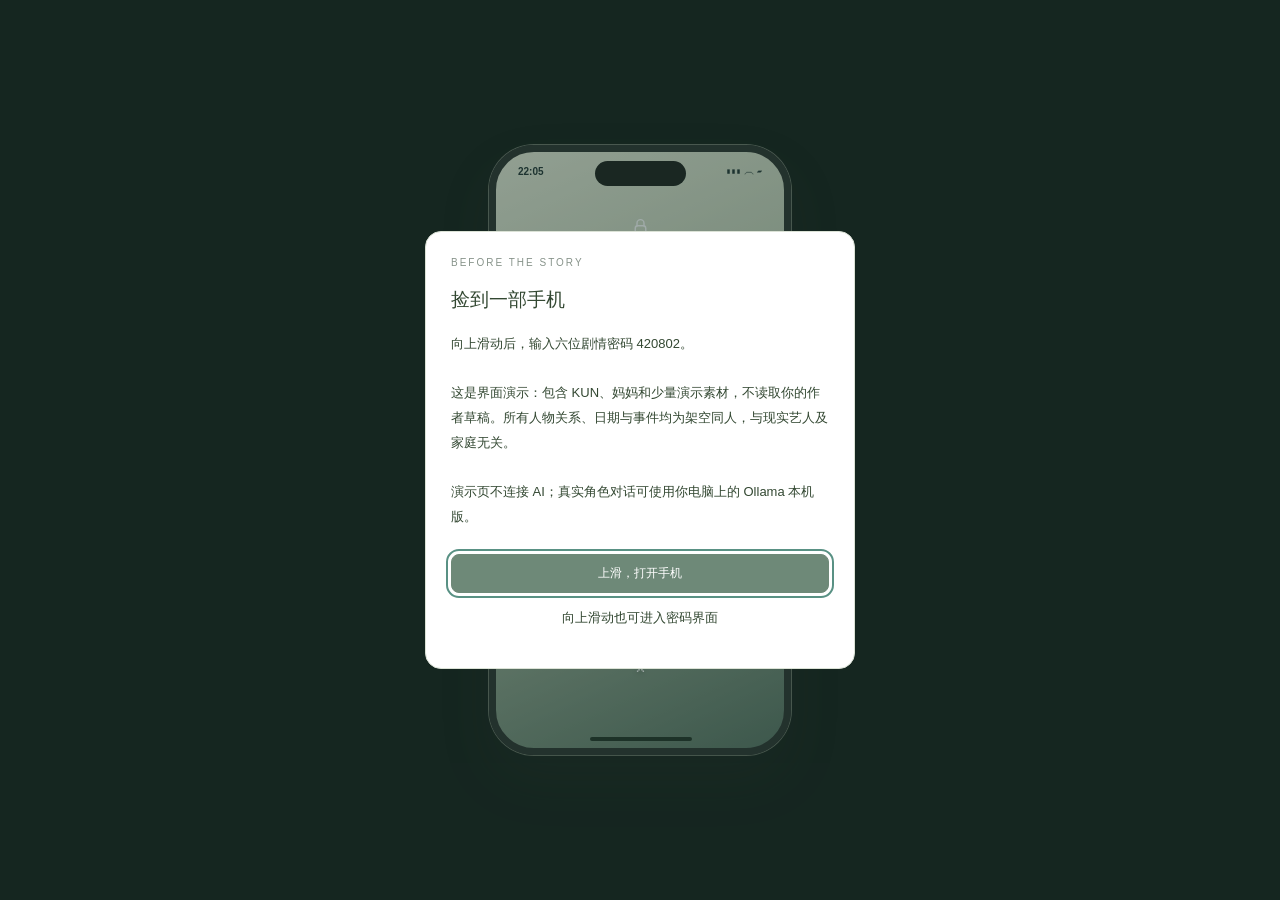
<file: demo.html>
<!doctype html><html lang="zh-CN"><head><meta charset="utf-8"><meta name="viewport" content="width=device-width,initial-scale=1,viewport-fit=cover"><title>拾光 · 手机演示</title><link rel="manifest" href="demo.webmanifest"><meta name="theme-color" content="#253a2d"><link rel="stylesheet" href="style.css?v=phone3"><link rel="stylesheet" href="experience.css?v=daily1"><link rel="stylesheet" href="daily.css?v=daily1"></head><body><div id="root"></div><script src="demo-story.js?v=phone3"></script><script src="app.js?v=daily1"></script><script src="experience.js?v=daily1"></script><script src="daily.js?v=daily1"></script></body></html>
</file>
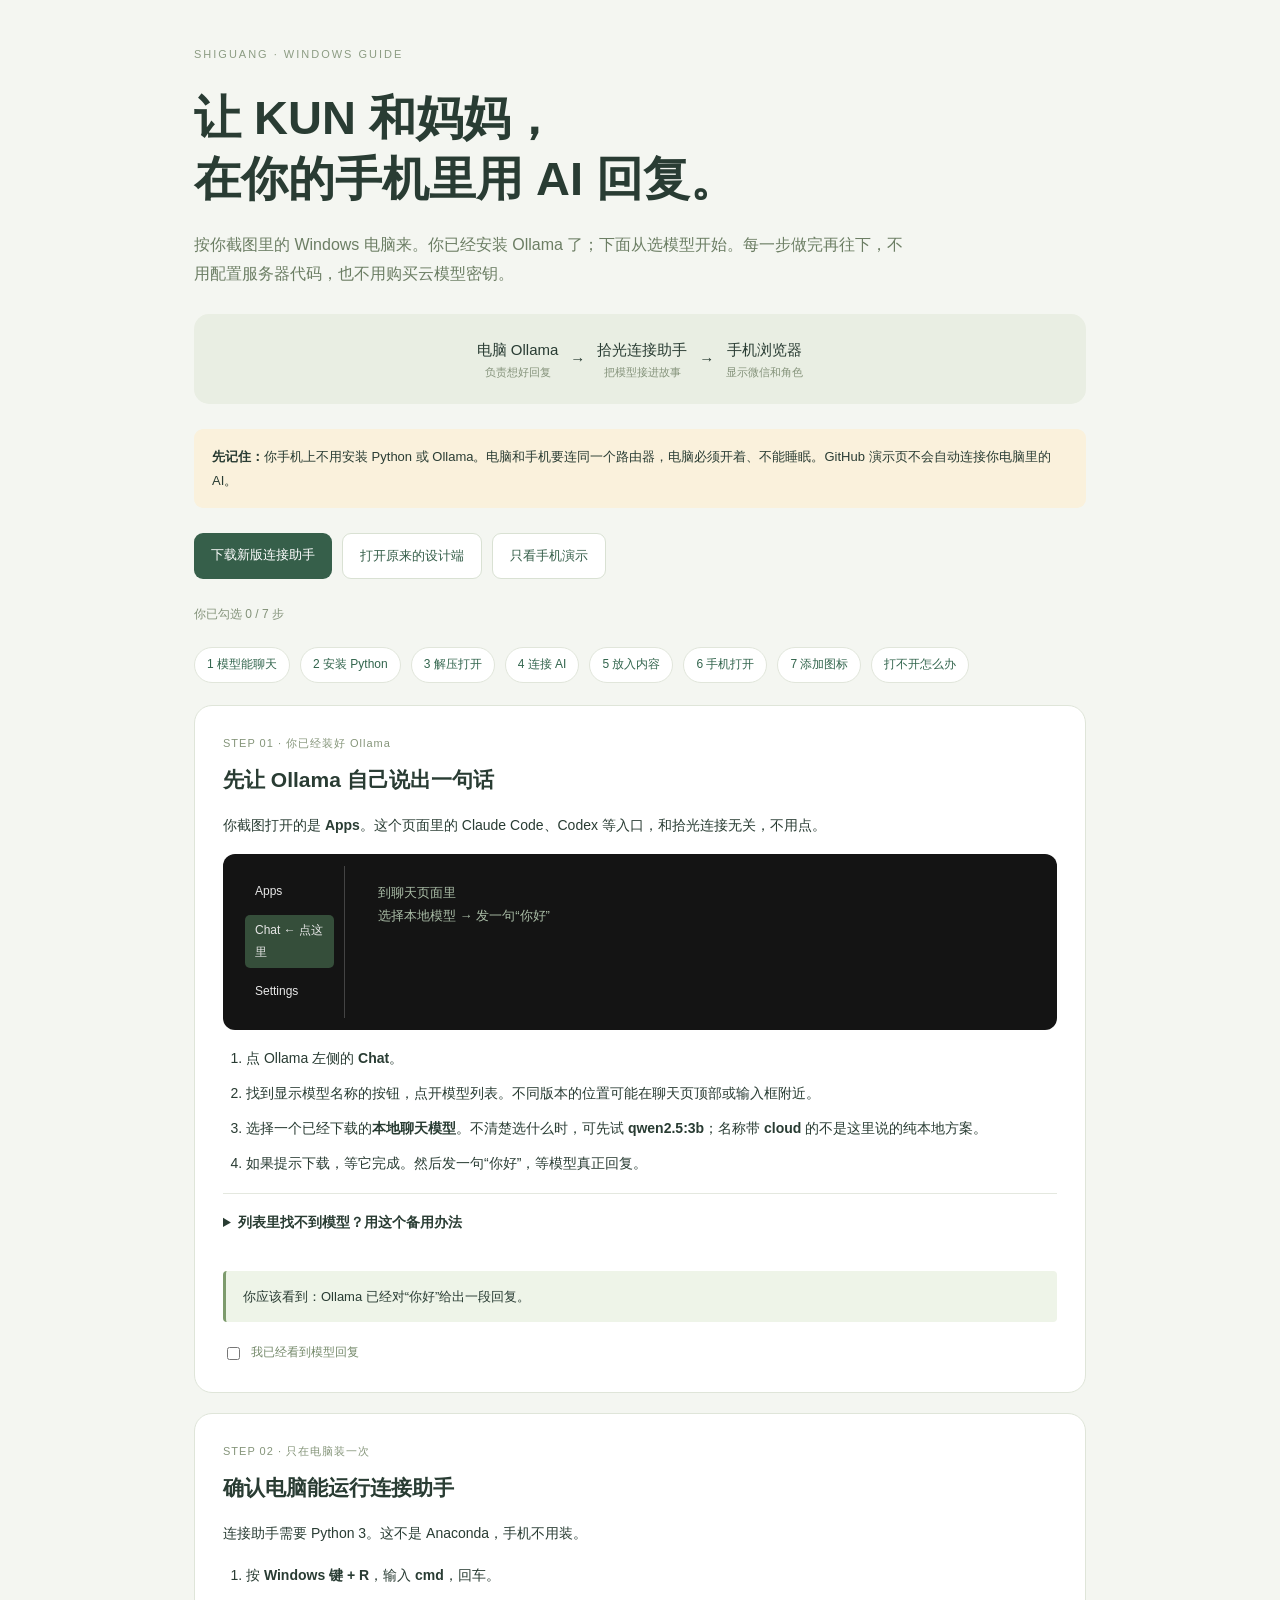
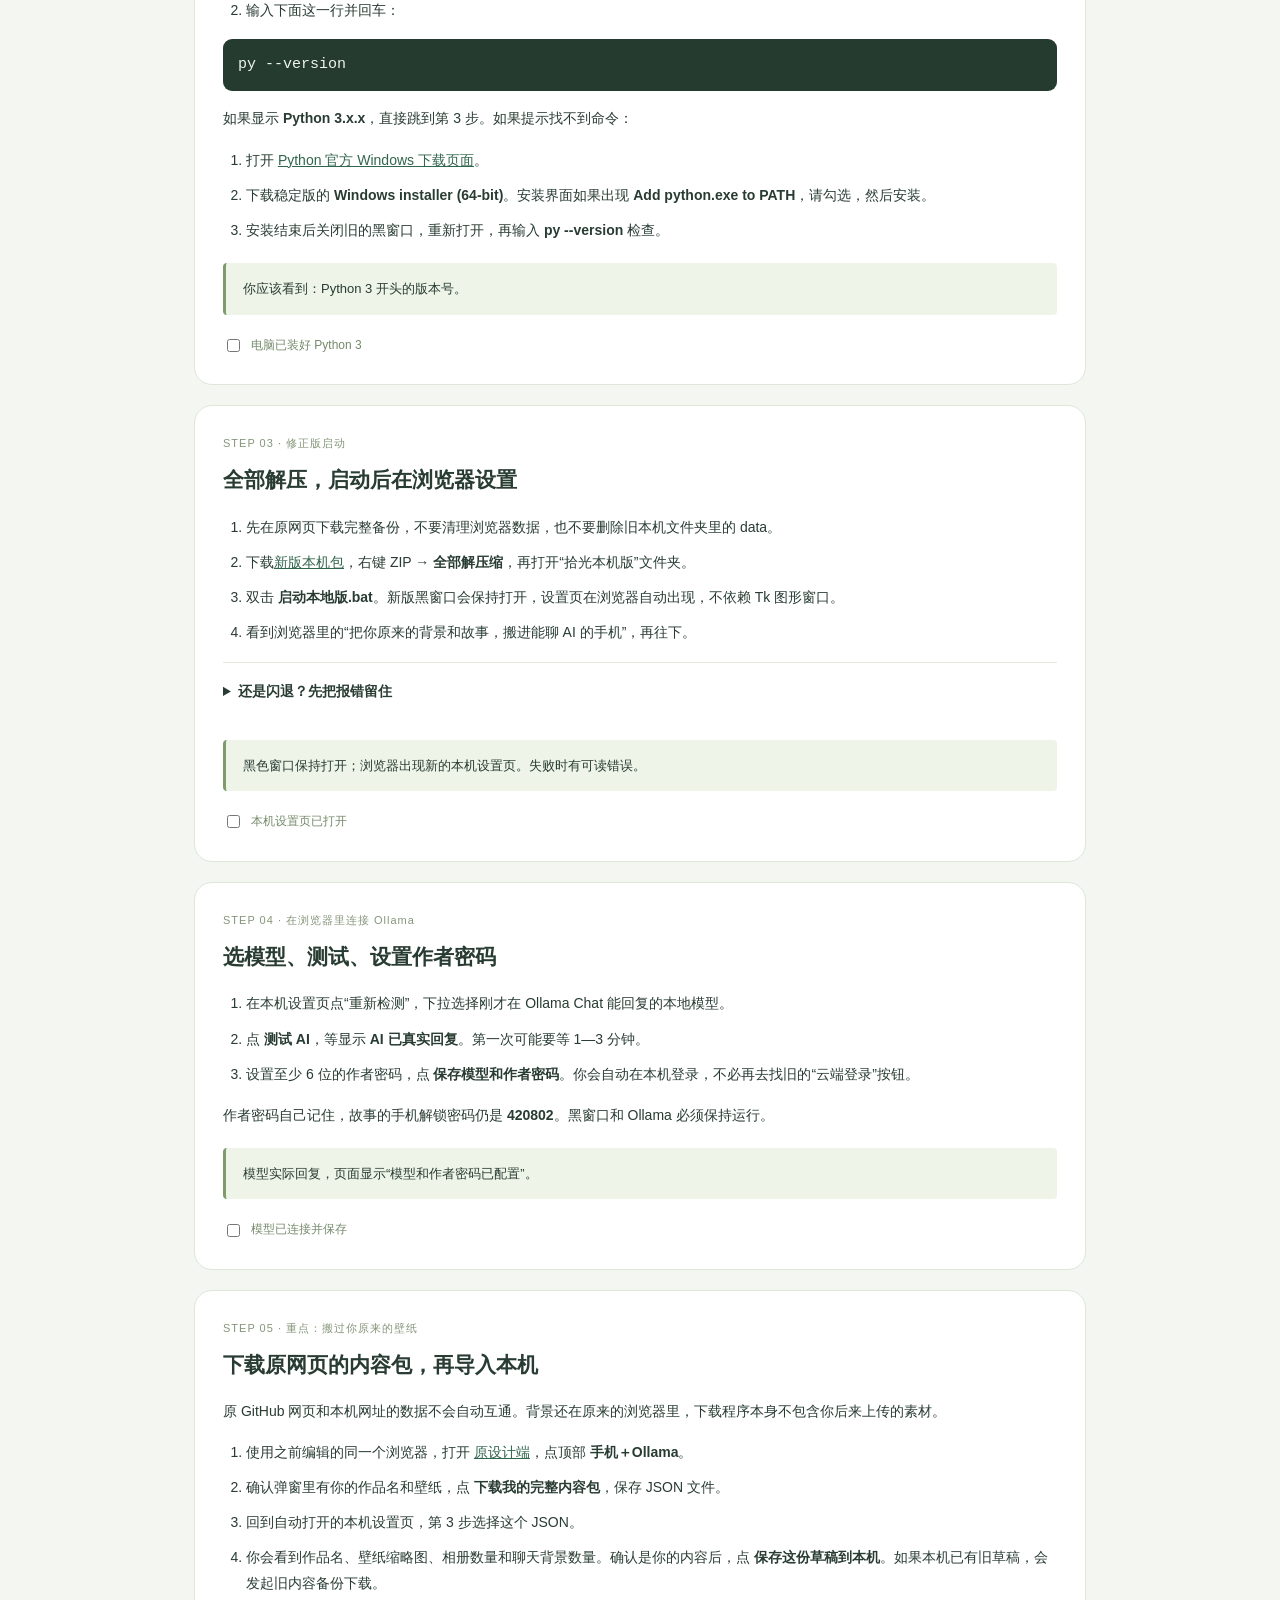
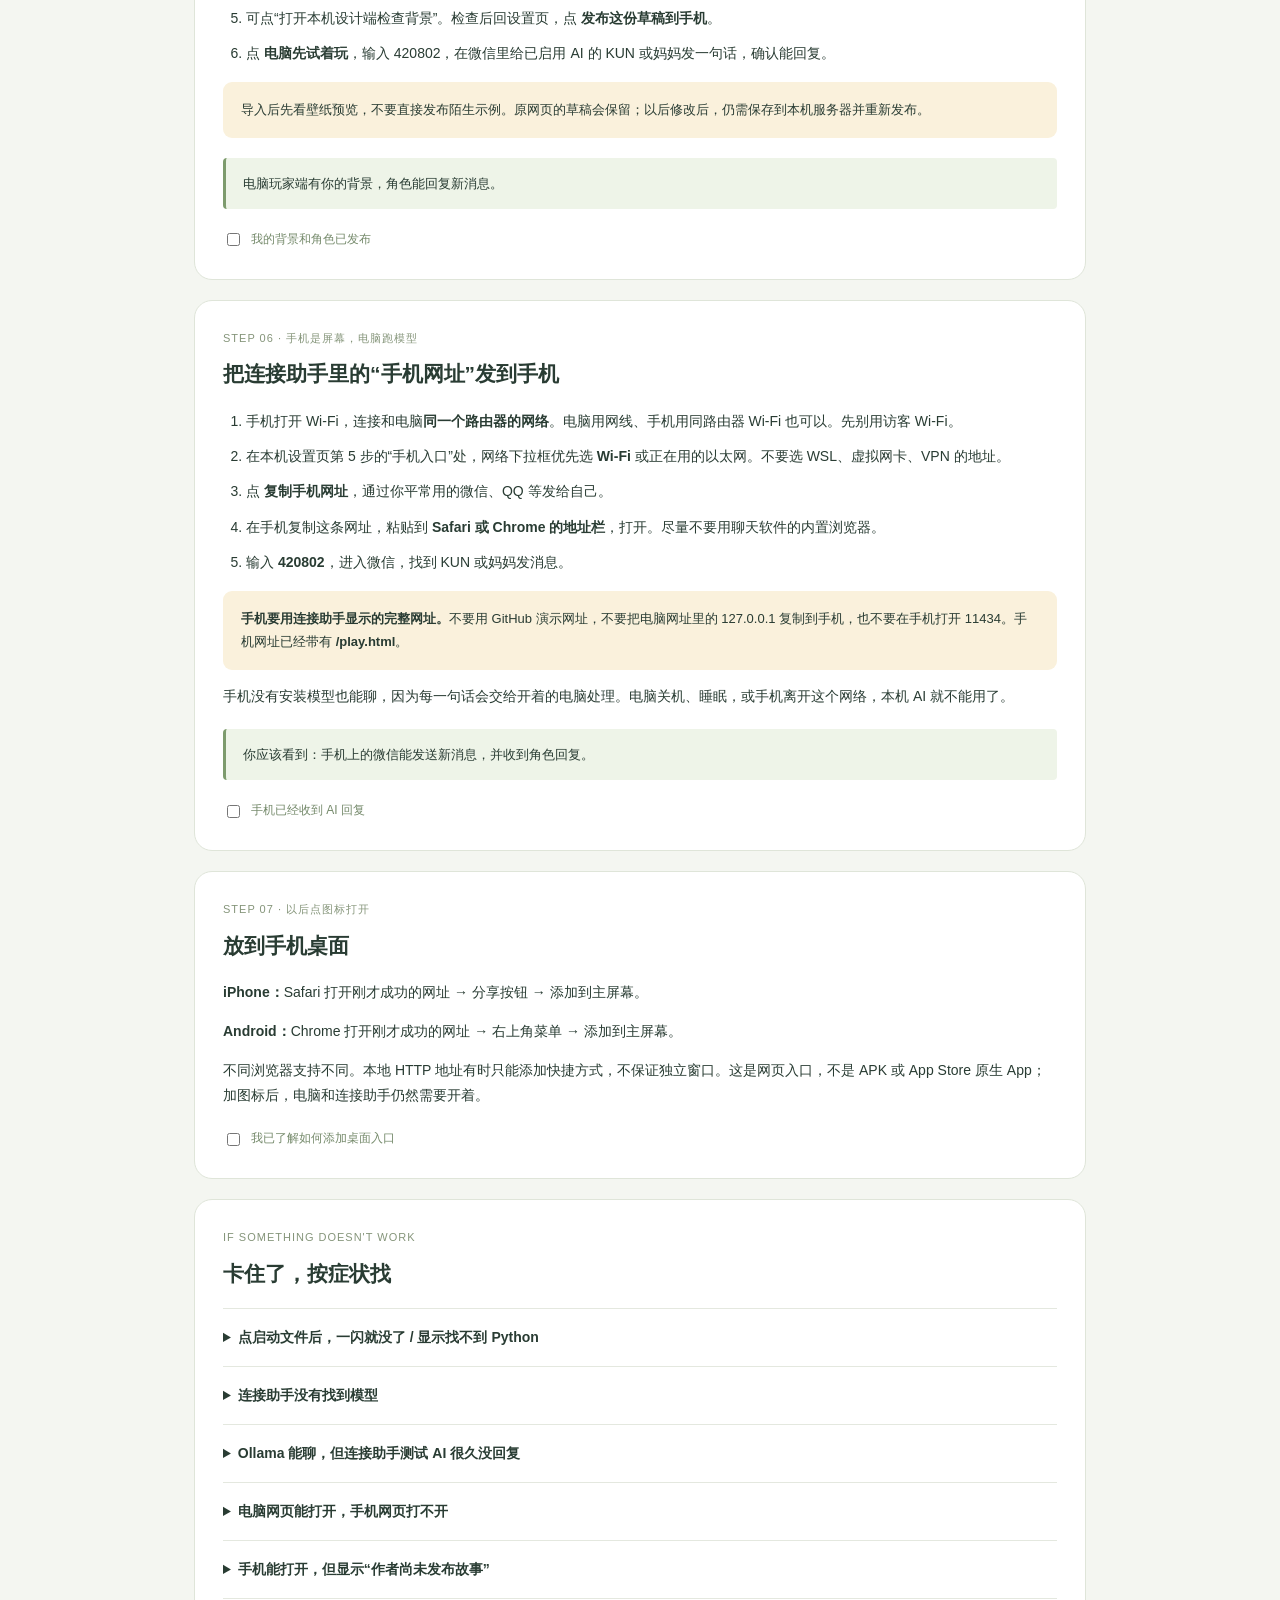
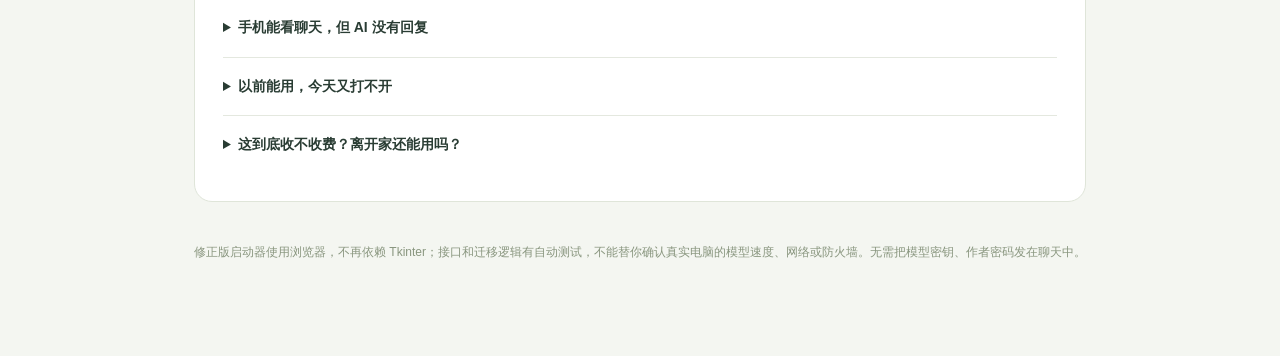
<file: help-ollama.html>
<!doctype html><html lang="zh-CN"><head><meta charset="utf-8"><meta name="viewport" content="width=device-width,initial-scale=1"><title>拾光 · Windows 连接 Ollama 和手机教程</title><link rel="stylesheet" href="help.css?v=1"></head><body><main>
<div class="overline">SHIGUANG · WINDOWS GUIDE</div><h1>让 KUN 和妈妈，<br>在你的手机里用 AI 回复。</h1><p class="lead">按你截图里的 Windows 电脑来。你已经安装 Ollama 了；下面从选模型开始。每一步做完再往下，不用配置服务器代码，也不用购买云模型密钥。</p>
<div class="connection"><span>电脑 Ollama<small>负责想好回复</small></span><b>→</b><span>拾光连接助手<small>把模型接进故事</small></span><b>→</b><span>手机浏览器<small>显示微信和角色</small></span></div>
<div class="important"><b>先记住：</b>你手机上不用安装 Python 或 Ollama。电脑和手机要连同一个路由器，电脑必须开着、不能睡眠。GitHub 演示页不会自动连接你电脑里的 AI。</div>
<div class="buttons"><a class="button" download href="https://zhusichen520.github.io/zhusichen520/local-ollama.zip">下载新版连接助手</a><a class="button secondary" href="https://zhusichen520.github.io/zhusichen520/studio.html" target="_blank" rel="noopener">打开原来的设计端</a><a class="button secondary" href="demo.html" target="_blank" rel="noopener">只看手机演示</a></div>
<p class="progress" id="progress">按顺序完成下面 7 步</p><div class="jump"><a href="#model">1 模型能聊天</a><a href="#python">2 安装 Python</a><a href="#extract">3 解压打开</a><a href="#connect">4 连接 AI</a><a href="#publish">5 放入内容</a><a href="#mobile">6 手机打开</a><a href="#icon">7 添加图标</a><a href="#errors">打不开怎么办</a></div>
<section class="step" id="model"><div class="number">STEP 01 · 你已经装好 Ollama</div><h2>先让 Ollama 自己说出一句话</h2><p>你截图打开的是 <b>Apps</b>。这个页面里的 Claude Code、Codex 等入口，和拾光连接无关，不用点。</p><div class="aside-example"><nav><span>Apps</span><span class="selected">Chat ← 点这里</span><span>Settings</span></nav><div>到聊天页面里<br>选择本地模型 → 发一句“你好”</div></div><ol><li>点 Ollama 左侧的 <b>Chat</b>。</li><li>找到显示模型名称的按钮，点开模型列表。不同版本的位置可能在聊天页顶部或输入框附近。</li><li>选择一个已经下载的<b>本地聊天模型</b>。不清楚选什么时，可先试 <b>qwen2.5:3b</b>；名称带 <b>cloud</b> 的不是这里说的纯本地方案。</li><li>如果提示下载，等它完成。然后发一句“你好”，等模型真正回复。</li></ol><details><summary>列表里找不到模型？用这个备用办法</summary><p>同时按键盘 <b>Windows 键 + R</b>，输入 <b>cmd</b>，按回车。在出现的黑窗口里粘贴下面这一行，再按回车：</p><pre><code>ollama run qwen2.5:3b</code></pre><button class="copy" data-copy="ollama run qwen2.5:3b">复制这一行</button><p>第一次会下载模型，可能较慢。出现可以输入消息的提示后，输入“你好”并按回车。模型下载本身不等于已经能聊天，要看到回复才算这一步完成。</p></details><div class="expected">你应该看到：Ollama 已经对“你好”给出一段回复。</div><label class="check"><input type="checkbox" data-step="model">我已经看到模型回复</label></section>
<section class="step" id="python"><div class="number">STEP 02 · 只在电脑装一次</div><h2>确认电脑能运行连接助手</h2><p>连接助手需要 Python 3。这不是 Anaconda，手机不用装。</p><ol><li>按 <b>Windows 键 + R</b>，输入 <b>cmd</b>，回车。</li><li>输入下面这一行并回车：</li></ol><pre><code>py --version</code></pre><p>如果显示 <b>Python 3.x.x</b>，直接跳到第 3 步。如果提示找不到命令：</p><ol><li>打开 <a href="https://www.python.org/downloads/windows/" target="_blank" rel="noopener">Python 官方 Windows 下载页面</a>。</li><li>下载稳定版的 <b>Windows installer (64-bit)</b>。安装界面如果出现 <b>Add python.exe to PATH</b>，请勾选，然后安装。</li><li>安装结束后关闭旧的黑窗口，重新打开，再输入 <b>py --version</b> 检查。</li></ol><div class="expected">你应该看到：Python 3 开头的版本号。</div><label class="check"><input type="checkbox" data-step="python">电脑已装好 Python 3</label></section>
<section class="step" id="extract"><div class="number">STEP 03 · 修正版启动</div><h2>全部解压，启动后在浏览器设置</h2><ol><li>先在原网页下载完整备份，不要清理浏览器数据，也不要删除旧本机文件夹里的 data。</li><li>下载<a href="https://zhusichen520.github.io/zhusichen520/local-ollama.zip?v=browser-setup2" download>新版本机包</a>，右键 ZIP → <b>全部解压缩</b>，再打开“拾光本机版”文件夹。</li><li>双击 <b>启动本地版.bat</b>。新版黑窗口会保持打开，设置页在浏览器自动出现，不依赖 Tk 图形窗口。</li><li>看到浏览器里的“把你原来的背景和故事，搬进能聊 AI 的手机”，再往下。</li></ol><details><summary>还是闪退？先把报错留住</summary><p>进入解压后的文件夹，在文件资源管理器上方的地址栏输入 <b>cmd</b>，回车。这样黑窗口会在这个文件夹打开。然后输入下面这一行，回车：</p><pre><code>start-windows.cmd</code></pre><p>这次窗口不会随着程序退出。看最后几行：Python 3 was not found 表示未找到 Python；Missing launch_web.py 表示没有全部解压或文件不齐。其他错误可截图最后几行；如果生成 startup-errors.log，也保留它。不要发送密码或整份环境变量。</p></details><div class="expected">黑色窗口保持打开；浏览器出现新的本机设置页。失败时有可读错误。</div><label class="check"><input type="checkbox" data-step="extract">本机设置页已打开</label></section>
<section class="step" id="connect"><div class="number">STEP 04 · 在浏览器里连接 Ollama</div><h2>选模型、测试、设置作者密码</h2><ol><li>在本机设置页点“重新检测”，下拉选择刚才在 Ollama Chat 能回复的本地模型。</li><li>点 <b>测试 AI</b>，等显示 <b>AI 已真实回复</b>。第一次可能要等 1—3 分钟。</li><li>设置至少 6 位的作者密码，点 <b>保存模型和作者密码</b>。你会自动在本机登录，不必再去找旧的“云端登录”按钮。</li></ol><p>作者密码自己记住，故事的手机解锁密码仍是 <b>420802</b>。黑窗口和 Ollama 必须保持运行。</p><div class="expected">模型实际回复，页面显示“模型和作者密码已配置”。</div><label class="check"><input type="checkbox" data-step="connect">模型已连接并保存</label></section>
<section class="step" id="publish"><div class="number">STEP 05 · 重点：搬过你原来的壁纸</div><h2>下载原网页的内容包，再导入本机</h2><p>原 GitHub 网页和本机网址的数据不会自动互通。背景还在原来的浏览器里，下载程序本身不包含你后来上传的素材。</p><ol><li>使用之前编辑的同一个浏览器，打开 <a href="https://zhusichen520.github.io/zhusichen520/studio.html" target="_blank" rel="noopener">原设计端</a>，点顶部 <b>手机＋Ollama</b>。</li><li>确认弹窗里有你的作品名和壁纸，点 <b>下载我的完整内容包</b>，保存 JSON 文件。</li><li>回到自动打开的本机设置页，第 3 步选择这个 JSON。</li><li>你会看到作品名、壁纸缩略图、相册数量和聊天背景数量。确认是你的内容后，点 <b>保存这份草稿到本机</b>。如果本机已有旧草稿，会发起旧内容备份下载。</li><li>可点“打开本机设计端检查背景”。检查后回设置页，点 <b>发布这份草稿到手机</b>。</li><li>点 <b>电脑先试着玩</b>，输入 420802，在微信里给已启用 AI 的 KUN 或妈妈发一句话，确认能回复。</li></ol><div class="important">导入后先看壁纸预览，不要直接发布陌生示例。原网页的草稿会保留；以后修改后，仍需保存到本机服务器并重新发布。</div><div class="expected">电脑玩家端有你的背景，角色能回复新消息。</div><label class="check"><input type="checkbox" data-step="publish">我的背景和角色已发布</label></section>
<section class="step" id="mobile"><div class="number">STEP 06 · 手机是屏幕，电脑跑模型</div><h2>把连接助手里的“手机网址”发到手机</h2><ol><li>手机打开 Wi-Fi，连接和电脑<b>同一个路由器的网络</b>。电脑用网线、手机用同路由器 Wi-Fi 也可以。先别用访客 Wi-Fi。</li><li>在本机设置页第 5 步的“手机入口”处，网络下拉框优先选 <b>Wi-Fi</b> 或正在用的以太网。不要选 WSL、虚拟网卡、VPN 的地址。</li><li>点 <b>复制手机网址</b>，通过你平常用的微信、QQ 等发给自己。</li><li>在手机复制这条网址，粘贴到 <b>Safari 或 Chrome 的地址栏</b>，打开。尽量不要用聊天软件的内置浏览器。</li><li>输入 <b>420802</b>，进入微信，找到 KUN 或妈妈发消息。</li></ol><div class="important"><b>手机要用连接助手显示的完整网址。</b>不要用 GitHub 演示网址，不要把电脑网址里的 127.0.0.1 复制到手机，也不要在手机打开 11434。手机网址已经带有 <b>/play.html</b>。</div><p>手机没有安装模型也能聊，因为每一句话会交给开着的电脑处理。电脑关机、睡眠，或手机离开这个网络，本机 AI 就不能用了。</p><div class="expected">你应该看到：手机上的微信能发送新消息，并收到角色回复。</div><label class="check"><input type="checkbox" data-step="mobile">手机已经收到 AI 回复</label></section>
<section class="step" id="icon"><div class="number">STEP 07 · 以后点图标打开</div><h2>放到手机桌面</h2><p><b>iPhone：</b>Safari 打开刚才成功的网址 → 分享按钮 → 添加到主屏幕。</p><p><b>Android：</b>Chrome 打开刚才成功的网址 → 右上角菜单 → 添加到主屏幕。</p><p>不同浏览器支持不同。本地 HTTP 地址有时只能添加快捷方式，不保证独立窗口。这是网页入口，不是 APK 或 App Store 原生 App；加图标后，电脑和连接助手仍然需要开着。</p><label class="check"><input type="checkbox" data-step="icon">我已了解如何添加桌面入口</label></section>
<section class="step" id="errors"><div class="number">IF SOMETHING DOESN'T WORK</div><h2>卡住了，按症状找</h2>
<details><summary>点启动文件后，一闪就没了 / 显示找不到 Python</summary><p>先做第 2 步，确认新打开的命令窗口里 <b>py --version</b> 能显示 Python 3。确认压缩包已经“全部解压”，不要直接双击压缩包里面的文件。</p></details>
<details><summary>连接助手没有找到模型</summary><p>保持 Ollama 打开，去它的 Chat 里选模型，先让它回复一句，再回连接助手刷新。连接助手只列本地模型，带 cloud 的云模型不列在免费本机列表里。</p></details>
<details><summary>Ollama 能聊，但连接助手测试 AI 很久没回复</summary><p>第一次可能在加载模型，等 1—3 分钟。关闭其他很占内存的软件，先用 qwen2.5:3b 这类较小的本地聊天模型试。不要一开始选几十 B 的大模型。确认连接助手选的名称与 Ollama Chat 一致。</p></details>
<details><summary>电脑网页能打开，手机网页打不开</summary><ol><li>先看连接助手窗口是否还开着，手机和电脑是否同一个路由器。</li><li>确认手机用的是“手机入口”，不是 127.0.0.1。</li><li>Windows <b>设置 → 网络和 Internet → 当前 Wi-Fi / 以太网 → 属性</b>，找到 <b>IPv4 地址</b>。它应与本机设置页选的地址一致。不一致时在下拉框换一项。</li><li>检查 <b>Windows 安全中心 → 防火墙和网络保护 → 允许应用通过防火墙 → 更改设置</b>，给实际运行的 Python 允许 <b>专用</b> 网络。不要把整个防火墙关闭。</li><li>换掉访客 Wi-Fi，暂时退出影响本地连接的 VPN 后重试。路由器的设备隔离也可能阻止手机访问电脑。</li></ol></details>
<details><summary>手机能打开，但显示“作者尚未发布故事”</summary><p>回第 5 步：在<b>电脑本机设计端</b>导入内容、作者登录、保存，然后发布。GitHub 网页上的本机草稿不会自动出现在这个服务器。</p></details>
<details><summary>手机能看聊天，但 AI 没有回复</summary><p>先看电脑连接助手的“测试 AI”是否真的成功。然后检查：联系人是否开启 AI、你是否保存并重新发布、手机打开的是否是本机玩家网址。不要在公开演示页测试真实 AI。</p></details>
<details><summary>以前能用，今天又打不开</summary><p>重新打开 Ollama 和连接助手，再启动服务。电脑重启后可能换了局域网地址，要重新复制“手机入口”。固定目录里的 data 保存作者内容，不要删除；玩家记录保存在各自浏览器。</p></details>
<details><summary>这到底收不收费？离开家还能用吗？</summary><p>下载并在自己电脑运行的本地模型通常没有云 API 按条计费，但使用电脑算力、电力和下载流量。Ollama 云模型可能有另外的服务规则。本教程不要求购买云服务器。离开家或关闭电脑后，本机方案不能继续提供 AI；公开互联网分享需要另作部署和权限配置。</p></details></section>
<p class="footer">修正版启动器使用浏览器，不再依赖 Tkinter；接口和迁移逻辑有自动测试，不能替你确认真实电脑的模型速度、网络或防火墙。无需把模型密钥、作者密码发在聊天中。</p></main><script>
const checks=[...document.querySelectorAll('[data-step]')];function update(){document.getElementById('progress').textContent='你已勾选 '+checks.filter(c=>c.checked).length+' / 7 步';try{localStorage.setItem('shiguang-help-steps',JSON.stringify(checks.filter(c=>c.checked).map(c=>c.dataset.step)))}catch{}}let saved=[];try{saved=JSON.parse(localStorage.getItem('shiguang-help-steps')||'[]')}catch{}checks.forEach(c=>{c.checked=saved.includes(c.dataset.step);c.onchange=update});update();document.querySelectorAll('[data-copy]').forEach(b=>b.onclick=async()=>{try{await navigator.clipboard.writeText(b.dataset.copy);b.textContent='已复制'}catch{b.textContent='请手动选中上面这一行复制'}});
</script></body></html>
</file>
<file: style.css>
:root{font-family:Inter,-apple-system,BlinkMacSystemFont,"Segoe UI","PingFang SC",sans-serif;color:#263a38;background:#f5f6f3;font-synthesis:none}*{box-sizing:border-box}body{margin:0}button,input,textarea,select{font:inherit}button{cursor:pointer;border:0;background:none;color:inherit}button:focus-visible,input:focus,textarea:focus,select:focus{outline:2px solid #599184;outline-offset:3px}header{height:78px;border-bottom:1px solid #dfe5df;background:#fff;display:flex;align-items:center;justify-content:space-between;padding:0 32px}.brand{display:flex;gap:12px;align-items:center;font-weight:700;font-size:21px}.logo{background:#254b42;color:#fff;width:36px;height:40px;border-radius:12px;display:grid;place-items:center}.brand small{font-size:10px;letter-spacing:2px;display:block;color:#86918b;margin-top:3px}.actions{display:flex;gap:10px;align-items:center}.btn{border:1px solid #dbe1db;border-radius:8px;background:#fff;padding:10px 15px;font-size:12px;display:inline-flex;gap:7px;align-items:center}.primary{background:#2e594e;color:white;border-color:#2e594e}.muted{color:#89948c;font-size:12px}.shell{display:grid;grid-template-columns:220px 1fr 354px;min-height:calc(100vh - 78px)}aside{background:#fff;border-right:1px solid #e0e5df;padding:28px 18px;display:flex;flex-direction:column}.project{padding:0 12px 25px;border-bottom:1px solid #edf0ea}.eyebrow{font-size:10px;letter-spacing:2px;color:#87938a;text-transform:uppercase}.project h3{font-size:15px;margin:12px 0 7px}.tag{font-size:10px;background:#eef3ed;color:#67806d;border-radius:4px;padding:3px 6px}.navtitle{font-size:10px;color:#96a094;letter-spacing:2px;margin:26px 12px 12px}.nav{display:flex;align-items:center;gap:12px;width:100%;text-align:left;padding:13px 14px;border-radius:8px;margin:3px 0;font-size:13px}.nav.active{background:#eaf1eb;color:#315c4d;font-weight:600}.nav svg{width:18px;height:18px}.nav span:last-child{margin-left:auto;font-size:10px;color:#a0ab9e}.storage{margin-top:auto;padding:22px 12px 0;font-size:11px;color:#899488;line-height:1.8}.stage{padding:30px 36px;background:radial-gradient(ellipse at center,#e8ede4 0, #f4f5f1 68%);display:flex;flex-direction:column;align-items:center}.stagebar{width:100%;display:flex;align-items:center;justify-content:space-between}.stagebar h1{font-size:20px;margin:0 0 8px;font-weight:600}.switch{display:flex;background:#e7ebe4;padding:4px;border-radius:8px}.switch button{font-size:11px;padding:8px 13px;border-radius:5px}.switch .active{background:white;box-shadow:0 1px 4px #0001}.phone{margin-top:25px;width:302px;height:610px;border:7px solid #303733;border-radius:45px;box-shadow:0 25px 50px #35433225,0 0 0 1px #70796d;position:relative;overflow:hidden;background:#edf1eb;flex-shrink:0}.island{position:absolute;z-index:5;top:9px;left:99px;width:91px;height:25px;background:#202621;border-radius:18px}.status{height:48px;display:flex;justify-content:space-between;padding:14px 22px;font-size:10px;font-weight:600;position:relative;z-index:3}.screen{height:calc(100% - 48px);overflow:auto;padding-bottom:24px}.homebar{position:absolute;bottom:7px;left:94px;width:102px;height:4px;background:#26382b;border-radius:4px;z-index:5}.wallpaper{background:linear-gradient(155deg,#e7edda,#b2c2a9 49%,#5a7666);background-size:cover;background-position:center}.lock{text-align:center;padding-top:40px;color:#f8faf3;text-shadow:0 2px 18px #173d3655}.lock .date{font-size:14px}.clock{font-size:66px;letter-spacing:-4px;font-weight:300;margin:3px 0}.lockquote{font-size:11px;letter-spacing:3px;margin-top:10px}.lockcard{margin:117px 15px 0;padding:15px;background:#ffffffb5;border:1px solid #ffffff66;border-radius:15px;color:#344939;text-align:left;backdrop-filter:blur(15px);text-shadow:none;font-size:12px;display:flex;gap:10px;align-items:center}.unlock{margin-top:65px;color:#fff;font-size:11px;letter-spacing:2px}.hint{margin-top:22px;font-size:11px;color:#90998b;display:flex;align-items:center;gap:7px}.editor{background:#fff;border-left:1px solid #e0e5df;padding:27px 24px;max-height:calc(100vh - 78px);overflow:auto}.editor h2{font-size:15px;margin:0 0 7px}.editor .sub{font-size:11px;color:#95a08f;line-height:1.7}.section{padding:23px 0;border-bottom:1px solid #edf0e9}.sectiontitle{font-size:12px;font-weight:600;margin-bottom:16px;display:flex;justify-content:space-between}label{display:block;font-size:11px;color:#7f8b7d;margin:14px 0 7px}input,textarea,select{width:100%;border:1px solid #e0e6dc;border-radius:7px;padding:10px;background:#fafbf8;color:#3f4e3c;font-size:12px}textarea{resize:vertical;min-height:73px}.row{display:flex;gap:10px}.row>*{min-width:0;flex:1}.upload{display:block;position:relative;background:#eef1e9;border:1px dashed #c7d0be;border-radius:9px;padding:18px;text-align:center;font-size:11px;color:#7c8b71;cursor:pointer}.upload input{position:absolute;inset:0;opacity:0;cursor:pointer}.swatches{display:flex;gap:10px}.swatch{width:25px;height:25px;border-radius:50%;border:3px solid #fff;box-shadow:0 0 0 1px #dce2d5}.tip{background:#f4f6ef;border-radius:8px;font-size:11px;line-height:1.8;padding:12px;color:#819077;margin-top:20px}.saved{font-size:11px;color:#84937c}.apphead{display:flex;align-items:center;gap:8px;padding:10px 14px 17px;border-bottom:1px solid #dce3d6;font-size:14px;font-weight:600}.apphead button{font-size:20px}.appcontent{padding:15px}.apps{display:grid;grid-template-columns:repeat(3,1fr);gap:25px 10px;padding:48px 20px}.appicon{width:51px;height:51px;background:#ffffffdd;border-radius:15px;display:grid;place-items:center;margin:0 auto 8px;box-shadow:0 3px 10px #22342215}.appicon svg{width:24px;height:24px}.appbutton{font-size:10px;color:white}.contact{display:flex;gap:11px;padding:15px 0;border-bottom:1px solid #e4e8df;text-align:left;width:100%;align-items:center}.avatar{width:37px;height:37px;border-radius:12px;background:#d1dccb;display:grid;place-items:center;object-fit:cover;flex-shrink:0;font-size:14px}.contact strong{font-size:12px;display:block;margin-bottom:5px}.contact small{font-size:10px;color:#8a9586}.messages{padding:12px}.bubble{display:flex;gap:8px;margin:16px 0;font-size:11px;align-items:flex-start}.bubble.me{flex-direction:row-reverse}.bubble p{margin:0;background:white;padding:11px;border-radius:2px 12px 12px;max-width:185px;line-height:1.7}.bubble.me p{background:#c7d8ba;border-radius:12px 2px 12px 12px}.bubble img.media{max-width:165px;border-radius:8px}.msgtime{text-align:center;font-size:9px;color:#9aa391}.card{padding:14px;background:white;border-radius:10px;margin-bottom:12px;font-size:12px;line-height:1.7;text-align:left;width:100%}.card small{color:#8e9a88;font-size:10px}.grid{display:grid;grid-template-columns:1fr 1fr;gap:7px}.photo{width:100%;aspect-ratio:1;object-fit:cover;border-radius:7px}.empty{font-size:12px;color:#87917e;text-align:center;padding:40px 10px}.item{padding:12px;background:#f6f8f2;border-radius:8px;margin:10px 0;font-size:11px;line-height:1.6}.itemtools{display:flex;justify-content:flex-end;gap:10px;margin-top:8px}.itemtools button{font-size:11px;color:#8a957d}.wide{width:100%;justify-content:center;margin-top:12px}.notice{position:fixed;bottom:25px;left:50%;transform:translateX(-50%);padding:12px 23px;border-radius:9px;background:#2b483f;color:white;font-size:12px;z-index:100;box-shadow:0 4px 20px #0002}.footer-note{font-size:10px;letter-spacing:1px;color:#a1aa98;margin-top:18px}.password{width:180px;margin:40px auto 0}.password input{text-align:center;background:#ffffffb0}.play .editor{opacity:.5;pointer-events:none}svg{width:17px;height:17px;fill:none;stroke:currentColor;stroke-width:1.6;stroke-linecap:round;stroke-linejoin:round}dialog{border:1px solid #dbe2d6;border-radius:16px;padding:25px;max-width:440px;color:#334832}dialog::backdrop{background:#122c2666}dialog p{font-size:13px;line-height:1.8}.visitor .shell{display:block}.visitor .stage{min-height:100vh}.visitor header,.visitor aside,.visitor .editor{display:none}@media(min-width:1450px){.phone{width:326px;height:654px}.island{left:111px}.homebar{left:105px}.lockcard{margin-top:140px}}@media(max-width:1100px){.shell{grid-template-columns:180px 1fr 310px}.stage{padding:25px 15px}.stagebar{gap:12px}.stagebar h1{font-size:17px}.switch button{padding:8px}.editor{padding:24px 18px}header{padding:0 20px}}@media(max-width:820px){header{height:68px;padding:0 15px}.brand{font-size:17px}.actions .secondary{display:none}.shell{grid-template-columns:1fr}.shell aside{padding:8px;display:flex;flex-direction:row;overflow:auto;border-bottom:1px solid #ddd}.project,.navtitle,.storage{display:none}.nav{width:auto;white-space:nowrap;font-size:11px;padding:10px}.nav span:last-child{display:none}.stage{padding:22px 20px}.editor{max-height:none;border-top:1px solid #ddd;padding:25px}.phone{margin-top:24px}.section{max-width:550px}.actions{gap:5px}.btn{padding:9px 11px}.saved{display:none}.footer-note{margin-bottom:10px}.play .editor{display:none}}@media(prefers-reduced-motion:no-preference){.screen{animation:appear .25s ease}@keyframes appear{from{opacity:.5;transform:translateY(4px)}to{opacity:1;transform:none}}}
.bubble.me p{background:color-mix(in srgb,var(--theme) 30%,white)}.primary{background:var(--theme,#2e594e);border-color:var(--theme,#2e594e)}
.lock .date,.lockquote,.unlock{color:#fff;text-shadow:0 1px 7px #213b3399}.clock{color:#fff;text-shadow:0 2px 18px #213b3355}
a{color:inherit;text-decoration:none}.welcome{max-width:1050px;margin:auto;padding:70px 28px}.welcome h1{font-size:clamp(35px,6vw,64px);font-weight:500;letter-spacing:-2px;line-height:1.25;margin:25px 0}.welcome>p{max-width:580px;color:#839080;font-size:15px;line-height:1.9}.welcome-grid{display:grid;grid-template-columns:1fr 1fr;gap:22px;margin:40px 0}.welcome-card{background:white;border:1px solid #dde4d9;border-radius:22px;padding:35px;transition:transform .2s}.welcome-card:hover{transform:translateY(-4px)}.welcome-card span{font-size:10px;letter-spacing:2px;color:#81947d}.welcome-card h2{font-size:24px;font-weight:500;margin:20px 0}.welcome-card p{font-size:13px;line-height:1.9;color:#899782}.welcome-card b{display:inline-block;margin-top:20px;font-size:13px}.welcome-card.dark{background:#2e5145;color:#eff3e9}.welcome-card.dark p,.welcome-card.dark span{color:#bed0b8}.journey{border-top:1px solid #dce4d8;padding-top:15px}.journey h3{font-size:14px}.journey p{font-size:13px;line-height:2;color:#7e8d78}.journey small{font-size:11px;color:#8e9c86}.visitor .stagebar,.visitor .hint,.visitor .footer-note{display:none}.visitor .stage{padding:0;justify-content:center;background:#18231d;min-height:100dvh}.visitor .phone{margin:0}.visitor .phone .screen{height:calc(100% - 48px)}.login-error{color:#aa5145;font-size:12px}#ai-chat{padding-top:10px}#ai-chat textarea{background:white}@media(max-width:600px){.welcome{padding:40px 22px}.welcome-grid{grid-template-columns:1fr;gap:15px;margin:28px 0}.welcome-card{padding:25px}.visitor .phone{width:100%;height:100dvh;border:0;border-radius:0;box-shadow:none}.visitor .island{left:calc(50% - 45px)}.visitor .homebar{left:calc(50% - 51px)}.visitor .lockcard{margin-top:clamp(90px,20vh,230px)}.visitor .apps{padding-top:60px}.visitor .appcontent{padding:20px}.visitor .bubble p{max-width:70vw}.visitor .lock{padding-top:60px}}
.intro-copy{white-space:pre-wrap;line-height:1.9!important}.intro-dialog{width:min(430px,calc(100vw - 32px))}.template-dialog{width:min(650px,calc(100vw - 24px));max-width:650px}.template-preview{max-height:46vh;overflow:auto;border:1px solid #e0e6da;background:#f7f9f4;padding:16px;border-radius:10px;margin-top:12px}.template-preview p{white-space:pre-wrap;font-size:12px}.template-preview small{color:#8c997f}details{margin:18px 0}summary{font-size:12px;cursor:pointer;color:#476b51}.ai-state{font-size:11px;background:#edf2e8;border-radius:6px;margin-top:14px;padding:10px;line-height:1.7}.crop-dialog{width:min(440px,calc(100vw - 20px));max-height:94dvh;overflow:auto}.crop-dialog canvas{display:block;margin:12px auto;max-width:100%;width:auto;height:300px;border-radius:12px;touch-action:none;cursor:grab;box-shadow:0 0 0 1px #cfd9c7}.crop-dialog input[type=range]{padding:0;accent-color:#557c5a}.crop-dialog label{margin-top:9px}.shell>*,.stagebar>*{min-width:0}dialog{max-height:92dvh;overflow:auto}.editor textarea[data-ai]{min-height:100px}@media(max-width:600px){header{height:auto;min-height:90px;flex-wrap:wrap;gap:12px;padding:12px 15px}.actions{width:100%;justify-content:space-between}.actions .btn{font-size:11px;padding:8px}.shell aside{max-width:100vw}.stagebar{flex-wrap:wrap;gap:14px}.stagebar .switch{margin-left:auto}.crop-dialog canvas{height:260px}.template-dialog{padding:20px}.nav{flex-shrink:0}.editor textarea[data-ai]{min-height:130px}}
</file>
<file: experience.css>
/* App-specific surfaces, sized for both the desktop simulator and real phones. */
.phone{--app-bg:#f3f3f3;--app-fg:#202020;--app-panel:#fff;--app-line:#ddd;--app-sub:#999}.phone.phone-dark{--app-bg:#161616;--app-fg:#f3f3f3;--app-panel:#252525;--app-line:#353535;--app-sub:#999}.phone [class^=native-],.phone [class*=' native-']{font-size:12px}.native-top{height:47px;display:flex;align-items:center;gap:10px;padding:8px 14px;flex-shrink:0;background:inherit;position:relative;z-index:2;color:inherit}.native-top>button{font-size:27px;padding:0 5px}.native-top strong{font-size:14px;overflow:hidden;white-space:nowrap;text-overflow:ellipsis}.top-actions{margin-left:auto;display:flex;gap:12px}.top-actions button{font-size:12px;padding:4px}.native-top svg{width:18px;height:18px}.native-search{margin:5px 13px 13px;display:flex;align-items:center;gap:7px;border-radius:9px;background:#8882;padding:0 9px;color:var(--app-sub)}.native-search input{border:0;outline:none;background:none!important;color:inherit;padding:8px 0;font-size:12px}.native-search svg{width:15px;height:15px}.native-count{color:var(--app-sub);padding:0 20px 14px;font-size:12px}.phone.native-notes,.phone.native-album,.phone.native-moments,.phone.native-settings{background:var(--app-bg);color:var(--app-fg)}.phone.native-ins{background:#fff;color:#111}.phone.native-redbook{background:#f7f7f7;color:#111}.phone.native-ins .status,.phone.native-redbook .status{color:#151515}.phone.native-chat{background:#ededed;color:#222}.phone.native-chat .homebar,.phone.native-ins .homebar,.phone.native-redbook .homebar{background:#171717}.phone.phone-dark:not(.native-lock):not(.native-home):not(.native-chat):not(.native-ins):not(.native-redbook) .homebar{background:#fff}.phone.native-chat .screen{overflow:hidden}.native-chat-list,.native-conversation{display:flex;flex-direction:column;height:100%;min-height:0}.native-conversation{background-size:cover;background-position:center}.native-conversation .native-top{background:#f3f3f3ed}.chat-back-link{font-size:10px;align-self:flex-start;padding:4px 14px;color:#888}.chat-log{min-height:0;overflow:auto;flex:1;padding:0 12px 12px;scroll-behavior:smooth}.chat-log .bubble{font-size:12px}.chat-log .bubble p{max-width:76%;white-space:pre-wrap;overflow-wrap:anywhere}.chat-log .avatar{width:33px;height:33px;border-radius:6px}.chat-log .bubble.me p{background:#a9e876;color:#192415;border-radius:7px}.chat-log .bubble:not(.me) p{background:#fff;color:#222;border-radius:7px}.chat-composer{display:flex;gap:8px;padding:8px 10px;background:#f7f7f7e8;align-items:flex-end;border-top:1px solid #ddd}.chat-composer textarea{min-height:33px;max-height:90px;background:white;border:0;border-radius:6px;padding:8px;color:#222}.chat-composer button{background:#64b653;color:white;border-radius:5px;padding:8px 10px;font-size:12px}.chat-composer button:disabled{opacity:.5}.chat-caption{font-size:8px;color:#888;background:#f7f7f7e8;padding:2px 10px 9px}.chat-contacts{overflow:auto;flex:1;background:white;padding-left:12px}.chat-row{display:flex;align-items:center;gap:10px;width:100%;text-align:left;padding:13px 12px 13px 0;border-bottom:1px solid #eee}.chat-row>span:not(.avatar){min-width:0;flex:1}.chat-row b{display:block;font-size:13px;margin-bottom:6px}.chat-row small{display:block;font-size:10px;color:#999;white-space:nowrap;overflow:hidden;text-overflow:ellipsis;max-width:170px}.chat-row time{font-size:9px;color:#aaa;align-self:flex-start}.chat-row .avatar{border-radius:7px}.chat-bottom{display:flex;justify-content:space-around;align-items:center;height:43px;background:#fafafa;border-top:1px solid #ddd;font-size:11px;color:#888}.chat-bottom b{color:#61ac50}.reply-chip{display:block;margin:10px auto;border:1px solid #a7b9a5;background:#f7fcf1;color:#487444;border-radius:15px;padding:7px 14px;font-size:11px}.chat-menu{padding:12px;background:#fffffff0;border-bottom:1px solid #ddd}.chat-menu button{display:block;padding:7px 0;font-size:11px}.chat-menu small{color:#999;font-size:9px}.real-lock{height:100%;padding:12px 15px 35px;display:flex;flex-direction:column;align-items:center;color:white;text-shadow:0 1px 9px #132f2666;touch-action:pan-x}.lock-symbol svg{width:21px;height:21px;margin:5px 0 15px}.real-lock .date{font-size:15px}.real-lock .clock{font-size:66px;font-weight:300;letter-spacing:-3px;line-height:1.2}.real-lock>p{font-size:10px;letter-spacing:2px;opacity:.85;text-align:center}.notification{display:flex;width:100%;align-items:center;gap:10px;text-align:left;margin-top:auto;margin-bottom:65px;background:#ffffffb8;color:#284032;text-shadow:none;border:1px solid #fff5;border-radius:18px;padding:14px;backdrop-filter:blur(15px)}.notification>svg{width:26px;height:26px;flex-shrink:0}.notification span{flex:1;min-width:0}.notification b{font-size:11px;display:block;margin-bottom:5px}.notification small{font-size:11px;display:block;overflow-wrap:anywhere}.notification em{font-size:8px;font-style:normal;align-self:flex-start}.swipe-entry{color:#fff;font-size:11px;letter-spacing:1px;text-shadow:0 1px 5px #0006}.swipe-entry span{display:block;font-size:23px;margin-top:8px}.pin-screen{height:100%;padding:20px 20px 25px;text-align:center;color:white;background:#203b3c88;backdrop-filter:blur(18px);position:relative}.pin-lock{display:block;margin:0 auto 15px}.pin-screen h3{font-size:19px;font-weight:500;margin:12px 0}.pin-screen>p{font-size:10px;opacity:.85}.pin-dots{display:flex;justify-content:center;gap:15px;margin:23px auto 5px}.pin-dots i{height:10px;width:10px;border:1px solid #fff;border-radius:50%}.pin-dots i.filled{background:white}.pin-error{min-height:14px;font-size:11px!important;color:#ffb7b7}.pin-capture{position:absolute;width:1px!important;height:1px;padding:0!important;border:0!important;opacity:0;pointer-events:none}.pin-pad{display:grid;grid-template-columns:repeat(3,1fr);gap:14px 16px;max-width:240px;margin:15px auto}.pin-pad button{width:58px;height:58px;border-radius:50%;background:#ffffff25;color:white;margin:auto;font-size:25px;padding:4px;touch-action:manipulation;display:flex;flex-direction:column;align-items:center;justify-content:center}.pin-pad button small{display:block;font-size:7px;letter-spacing:2px;margin-top:2px}.pin-pad button:active{background:#ffffff77}.pin-cancel{margin-top:10px;font-size:11px;color:white}.phone.pin-active .homebar{background:white}.native-notes{color:var(--app-fg);background:var(--app-bg);min-height:100%;padding-bottom:60px}.native-notes .native-top{color:#d8b34a}.native-notes h1{font-size:31px;letter-spacing:-1px;padding:10px 20px 3px;margin:0}.notes-groups{padding:0 15px}.notes-groups h3{font-size:17px;font-weight:500;margin:23px 3px 12px}.note-group{border-radius:18px;background:var(--app-panel);overflow:hidden;padding:0 13px}.note-row{display:block;width:100%;text-align:left;padding:15px 3px;border-bottom:1px solid var(--app-line)}.note-row:last-child{border-bottom:0}.note-row b{display:block;font-size:13px;white-space:nowrap;overflow:hidden;text-overflow:ellipsis}.note-row small{display:block;color:var(--app-sub);font-size:11px;margin-top:6px;white-space:nowrap;overflow:hidden;text-overflow:ellipsis}.notes-bottom{position:absolute;bottom:13px;left:0;right:0;padding:12px 18px;display:flex;align-items:center;justify-content:space-between;background:var(--app-bg);color:#cba743;font-size:11px}.notes-bottom svg{vertical-align:middle}.note-detail{height:100%;display:flex;flex-direction:column}.note-date{color:var(--app-sub);text-align:center;font-size:10px;margin:9px 0}.note-title{background:none!important;border:0!important;font-size:22px!important;color:var(--app-fg);padding:15px 20px}.note-body{flex:1;min-height:250px;border:0!important;background:none!important;color:var(--app-fg);font-size:14px;line-height:1.9;padding:0 20px;resize:none}.note-hint{color:var(--app-sub);font-size:9px;padding:15px 20px}.native-album{min-height:100%;padding-bottom:70px}.album-title{padding:5px 18px 20px}.album-title h1{font-size:32px;margin:0 0 6px;letter-spacing:-1px}.album-title small{font-size:11px;color:var(--app-sub)}.photo-library{display:grid;grid-template-columns:repeat(3,1fr);gap:2px}.photo-tile{padding:0;position:relative;aspect-ratio:1}.photo-tile img{width:100%;height:100%;object-fit:cover;display:block}.photo-tile>span{position:absolute;bottom:4px;left:5px;color:white;text-shadow:0 0 3px #000;font-size:10px}.photo-tile>i{position:absolute;bottom:5px;right:5px;width:16px;height:16px;border:1px solid white;border-radius:50%;font-style:normal;color:white;font-size:10px;background:#0004}.photo-tile.picked>i{background:#458ad7}.photo-tile.picked{box-shadow:inset 0 0 0 3px #458ad7;opacity:.8}.album-tabs,.album-selection{position:absolute;bottom:15px;left:12px;right:12px;display:flex;align-items:center;justify-content:space-around;gap:5px;padding:10px;border:1px solid #ffffff44;border-radius:25px;background:#303030eb;backdrop-filter:blur(12px);color:#ddd}.album-tabs button{display:flex;gap:4px;flex-direction:column;align-items:center;font-size:9px;flex:1}.album-tabs button.active{color:#60abed}.album-tabs svg{width:18px;height:18px}.album-selection{font-size:10px}.photo-viewer{max-width:100vw;width:600px;height:min(94dvh,900px);background:#080808;color:white;padding:10px;border:0;border-radius:15px;overflow:auto}.photo-view-top,.photo-view-bottom{display:flex;align-items:center;justify-content:space-between;font-size:12px;padding:12px 5px}.photo-viewer .full-photo{width:100%;height:calc(100% - 130px);min-height:200px;object-fit:contain;display:block;touch-action:pan-y}.photo-viewer .full-photo.zoomed{width:160%;height:auto;max-width:none}.photo-viewer>p{text-align:center;margin:5px;font-size:12px}.photo-viewer button:disabled{opacity:.3}.photo-view-top button.selected,.photo-view-top button[aria-pressed=true]{color:#ee7787}.native-moments{min-height:100%;background:var(--app-bg);padding-bottom:20px}.native-moments>.native-top{position:absolute;top:48px;left:0;right:0;background:linear-gradient(#0007,transparent);color:white;height:40px}.moment-cover{height:190px;background:linear-gradient(140deg,#625a66,#809285);background-size:cover;background-position:center;position:relative}.moment-cover>div{display:flex;align-items:center;gap:12px;position:absolute;bottom:-13px;right:15px;color:#fff}.moment-cover b{font-size:14px;text-shadow:0 1px 5px #000}.moment-cover .avatar{width:54px;height:54px;border-radius:10px;border:1px solid #ffffff55}.moment-signature{text-align:right;color:var(--app-sub);font-size:9px;min-height:54px;padding:23px 18px 13px}.moment-feed{padding:0 13px}.moment-post{display:flex;gap:9px;padding:17px 0;border-bottom:1px solid var(--app-line)}.moment-post>.avatar{width:33px;height:33px;border-radius:6px}.moment-post-body{flex:1;min-width:0}.moment-post-body>b{font-size:11px;color:#8ea5be}.moment-post-body>p{font-size:12px;line-height:1.65;white-space:pre-wrap;margin:6px 0 9px;overflow-wrap:anywhere}.moment-images{display:grid;grid-template-columns:repeat(3,1fr);gap:3px}.moment-images button{aspect-ratio:1;padding:0;overflow:hidden}.moment-images img{width:100%;height:100%;object-fit:cover;display:block}.moment-images.count-1{grid-template-columns:1fr;max-width:160px}.moment-images.count-1 button{aspect-ratio:4/5}.moment-images.count-2,.moment-images.count-4{grid-template-columns:repeat(2,1fr);max-width:200px}.moment-meta{display:flex;justify-content:space-between;align-items:center;margin:10px 0 8px;color:var(--app-sub);font-size:9px}.moment-meta button{background:#8883;color:#8ea5be;border-radius:4px;letter-spacing:2px;font-size:13px;line-height:1;padding:1px 6px 5px}.moment-actions{background:#3b3b3b;color:white;display:flex;gap:8px;justify-content:flex-end;border-radius:6px;padding:8px;font-size:10px;margin:6px 0}.moment-actions svg{width:12px;height:12px;vertical-align:middle}.moment-comments{border-radius:5px;background:#8882;margin-top:5px;padding:8px;color:var(--app-fg);font-size:10px;line-height:1.8;overflow-wrap:anywhere}.moment-comments b,.likes-line{color:#8ea5be}.likes-line{padding-bottom:4px}.likes-line svg{height:12px;width:12px;vertical-align:middle}#post-comment,#detail-comment{display:flex;gap:5px;margin-top:8px}#post-comment input,#detail-comment input{padding:8px;font-size:11px;background:#ffffffdd;color:#222;min-width:0}#post-comment button{font-size:10px;color:#69915f}.native-ins{min-height:100%;padding-bottom:60px;background:#fff;color:#171717}.native-ins .native-top strong{font-family:Georgia,serif;font-size:23px;font-style:italic}.ins-stories{display:flex;gap:14px;overflow:auto;padding:8px 15px 14px;border-bottom:1px solid #eee}.ins-stories button{padding:0;text-align:center;flex-shrink:0}.ins-stories .avatar{border-radius:50%;height:43px;width:43px;border:2px solid #b76589;outline:2px solid #eee;outline-offset:2px}.ins-stories small{display:block;font-size:8px;margin-top:8px;max-width:50px;overflow:hidden;white-space:nowrap;text-overflow:ellipsis}.ins-post{border-bottom:1px solid #eee;padding-bottom:12px}.ins-post-head{display:flex;align-items:center;gap:8px;padding:10px 13px}.ins-post-head .avatar{width:27px;height:27px;border-radius:50%;font-size:11px}.ins-post-head b{font-size:11px}.ins-post-head button{font-size:10px;margin-left:auto;color:#428dc4}.ins-image{display:block;width:100%;padding:0;position:relative}.ins-image>img{width:100%;aspect-ratio:1;object-fit:cover;display:block}.ins-image>span{position:absolute;top:10px;right:10px;background:#0006;color:white;padding:4px 6px;border-radius:10px;font-size:9px}.social-poster{aspect-ratio:4/5;padding:22px;display:flex;flex-direction:column;justify-content:space-between;color:#fff}.social-poster small{font-size:8px;letter-spacing:2px}.social-poster span{font-size:26px;letter-spacing:2px;max-width:190px;line-height:1.5}.social-poster i{font-size:9px;font-style:normal}.social-actions{display:flex;gap:12px;padding:10px 13px}.social-actions button{padding:0}.social-actions svg{width:21px;height:21px}.social-actions button:last-child{margin-left:auto}.social-actions .selected,.red-tile .selected{color:#e15965}.social-actions .selected svg,.red-tile .selected svg{fill:#e1596520}.ins-copy{font-size:11px;padding:0 13px;line-height:1.7}.ins-copy small{font-size:9px;color:#999;display:block;margin-top:7px}.ins-copy .moment-comments{color:#333}.social-bottom{position:absolute;bottom:12px;left:0;right:0;display:flex;justify-content:space-around;align-items:center;background:#ffffffed;border-top:1px solid #ddd;padding:12px;font-size:11px}.native-red{min-height:100%;background:#f7f7f7;color:#222;padding-bottom:60px}.red-tabs{display:flex;justify-content:center;gap:25px;margin-bottom:14px;color:#999;font-size:12px}.red-tabs .active{color:#222;position:relative;font-weight:600}.red-tabs .active:after{content:'';height:3px;background:#dc5060;border-radius:2px;position:absolute;bottom:-8px;left:5px;right:5px}.red-grid{display:grid;grid-template-columns:1fr 1fr;gap:8px;padding:5px 8px}.red-tile{border-radius:9px;background:white;overflow:hidden;align-self:start}.red-tile>button{padding:0;display:block;width:100%;text-align:left}.red-tile img{width:100%;aspect-ratio:3/4;object-fit:cover;display:block}.red-tile .social-poster{aspect-ratio:3/4;padding:13px}.red-tile .social-poster span{font-size:18px}.red-tile>button>b{display:block;padding:8px;font-size:11px;line-height:1.5}.red-tile>div{display:flex;justify-content:space-between;padding:0 7px 9px;align-items:center;font-size:8px;color:#999}.red-tile>div>span{max-width:80px;overflow:hidden;text-overflow:ellipsis;white-space:nowrap}.red-tile button svg{height:12px;width:12px;vertical-align:middle}.red-detail{width:min(500px,calc(100vw - 20px));padding:15px;background:white;color:#222}.post-detail{position:relative}.post-detail>.avatar{display:inline-grid;vertical-align:middle;margin-right:10px}.post-detail>b{font-size:12px}.detail-close{float:right;font-size:11px;padding:10px}.post-detail>button:not(.detail-close){display:block;width:100%;padding:0}.post-detail>button>img{width:100%;margin-top:12px;max-height:70vh;object-fit:contain}.post-detail>h3{font-size:18px}.post-detail>p{font-size:13px;white-space:pre-wrap;line-height:1.8}.post-detail>small{color:#999}.post-detail .moment-comments{color:#333}.native-settings{padding-bottom:40px}.native-settings>h1{padding:0 20px;font-size:28px}.settings-group{background:var(--app-panel);border-radius:13px;margin:14px;padding:0 12px}.settings-group>div{display:flex;gap:10px;align-items:center;padding:18px 0;flex-wrap:wrap}.settings-group small{font-size:9px;color:var(--app-sub)}.settings-group>button{display:flex;justify-content:space-between;width:100%;text-align:left;padding:15px 0;border-bottom:1px solid var(--app-line);font-size:11px}.settings-group>button:last-child{border-bottom:0}.settings-group span{color:var(--app-sub)}.settings-group p{font-size:10px;color:var(--app-sub);line-height:1.9;padding:12px 0}.editor-thumbs{display:grid;grid-template-columns:repeat(3,1fr);gap:5px;margin-top:10px}.editor-thumbs>div{position:relative}.editor-thumbs img{width:100%;aspect-ratio:1;object-fit:cover;border-radius:5px}.editor-thumbs button{position:absolute;right:2px;top:2px;border-radius:50%;background:#2229;color:white;width:18px;height:18px;font-size:12px}button:disabled{cursor:default}.phone .screen .selected{color:#e26a77}.intro-dialog{touch-action:pan-y}@media(max-width:600px){.visitor .phone .real-lock{padding:15px 22px 40px}.visitor .real-lock .clock{font-size:82px}.visitor .real-lock .date{font-size:19px}.visitor .lock-symbol svg{height:27px;width:27px;margin:20px 0}.visitor .notification{margin-bottom:90px;padding:18px}.visitor .notification b,.visitor .notification small{font-size:13px}.visitor .pin-screen{padding-top:35px}.visitor .pin-screen h3{font-size:24px}.visitor .pin-screen>p{font-size:12px}.visitor .pin-dots{gap:20px;margin-top:30px}.visitor .pin-dots i{width:12px;height:12px}.visitor .pin-pad{max-width:310px;gap:20px 18px;margin-top:35px}.visitor .pin-pad button{width:72px;height:72px;font-size:30px}.visitor .pin-pad button small{font-size:9px}.visitor .pin-cancel{margin-top:25px}.visitor .moment-cover{height:235px}.visitor .moment-post-body>p{font-size:15px}.visitor .moment-post-body>b{font-size:14px}.visitor .moment-post>.avatar{height:42px;width:42px}.visitor .moment-post{gap:12px;padding:22px 0}.visitor .moment-comments{font-size:12px}.visitor .moment-meta{font-size:11px}.visitor .native-top{height:50px}.visitor .native-top strong{font-size:16px}.visitor .chat-log .bubble{font-size:15px}.visitor .chat-log .avatar{width:38px;height:38px}.visitor .chat-composer textarea{font-size:15px;min-height:40px}.visitor .chat-composer button{font-size:14px;padding:10px}.visitor .chat-caption{font-size:9px}.visitor .chat-row b{font-size:16px}.visitor .chat-row small{font-size:12px;max-width:240px}.visitor .chat-row .avatar{width:45px;height:45px}.visitor .chat-row{padding:17px 12px 17px 0}.visitor .chat-bottom{height:50px;font-size:13px}.visitor .note-row b{font-size:16px}.visitor .note-row small{font-size:13px}.visitor .notes-groups h3{font-size:21px}.visitor .note-title{font-size:26px!important}.visitor .note-body{font-size:17px}.visitor .ins-copy{font-size:14px}.visitor .ins-post-head b{font-size:14px}.visitor .red-tile>button>b{font-size:14px}.visitor .red-tile>div{font-size:10px}.visitor .red-tile .social-poster span{font-size:22px}.visitor .social-bottom{padding:16px;font-size:13px}.visitor .native-count{font-size:14px}.visitor .settings-group>button{font-size:14px;padding:20px 0}.visitor .settings-group p{font-size:13px}.photo-viewer{width:100vw;height:100dvh;max-height:100dvh;border-radius:0;margin:0;max-width:100vw}.phone:not(.visitor .phone) .pin-screen{padding-top:6px}.pin-screen .pin-lock{margin-bottom:5px}.pin-screen h3{margin:7px 0}}
@media(prefers-reduced-motion:reduce){.chat-log{scroll-behavior:auto}}
.real-home{height:100%;display:flex;flex-direction:column;color:white;padding:20px 16px 20px}.home-widget{background:#ffffff1c;border:1px solid #ffffff22;backdrop-filter:blur(12px);border-radius:24px;padding:17px 20px;display:flex;flex-direction:column;min-height:130px;box-shadow:0 5px 15px #00000008}.home-widget>small{font-size:10px;color:#fff9}.home-widget>strong{font-size:42px;font-weight:300;letter-spacing:-2px;line-height:1.3}.home-widget>span{font-size:9px;color:#fff9;margin-top:4px;letter-spacing:1px}.home-apps{display:grid;grid-template-columns:repeat(4,1fr);gap:23px 8px;padding:30px 0}.home-apps .appbutton{padding:0}.home-apps .appicon{width:48px;height:48px;border-radius:13px;color:#273b32;box-shadow:0 3px 8px #0001}.home-apps .appbutton>small{font-size:9px;text-shadow:0 1px 4px #0006}.home-apps .app-chat{background:#38bd54;color:white}.home-apps .app-album{background:#fff;color:#a982af}.home-apps .app-notes{background:linear-gradient(#f5d766 30%,#fff 30%);color:#857441}.home-apps .app-ins{background:linear-gradient(35deg,#f2bc62,#c94d81,#766ac7);color:white}.home-apps .app-redbook{background:#e74b60;color:white}.home-apps .app-settings{background:#bcc2c4;color:#4a545c}.home-dock{margin-top:auto;display:flex;justify-content:space-around;padding:12px 14px;background:#ffffff25;backdrop-filter:blur(15px);border:1px solid #ffffff22;border-radius:23px}.home-dock button{height:35px;width:35px;display:grid;place-items:center;border-radius:11px;background:#ffffffb8;color:#34533d}.home-dock button:first-child{background:#45bb5b;color:white}.home-pages{text-align:center;margin-top:13px;color:#fff8;font-size:6px}.wechat-shell{height:100%;display:flex;flex-direction:column;min-height:0;background:#ededed;color:#222}.wechat-shell>.native-chat-list{height:auto;flex:1;min-height:0}.wechat-shell .chat-contacts{min-height:0}.wx-tabs{height:50px;display:flex;justify-content:space-around;align-items:center;background:#f9f9f9;border-top:1px solid #ddd;flex-shrink:0;padding-bottom:4px}.wx-tabs button{display:flex;flex-direction:column;align-items:center;gap:3px;color:#777;font-size:9px;width:25%;padding:5px 0}.wx-tabs button svg{width:20px;height:20px}.wx-tabs button.active{color:#42aa53}.wx-tabs button.active svg{fill:#42aa5310}.wx-section{flex:1;min-height:0;overflow:auto}.wx-group{margin:10px 0;background:white;padding:0 14px}.wx-group button{display:flex;gap:12px;align-items:center;width:100%;padding:16px 0;text-align:left;border-bottom:1px solid #eee}.wx-group button:last-child{border-bottom:0}.wx-group button>b{font-size:12px;font-weight:400;flex:1}.wx-group button>svg{color:#608da2}.wx-group button>span{color:#aaa}.wx-footnote{font-size:9px;color:#aaa;text-align:center;margin:18px 15px;line-height:1.7}.wx-contact-list{background:white;padding:0 12px}.wx-contact-list>button{display:flex;align-items:center;gap:12px;padding:12px 0;width:100%;text-align:left;border-bottom:1px solid #eee}.wx-contact-list .avatar{width:34px;height:34px;border-radius:5px}.wx-contact-list b{font-size:12px;font-weight:400;flex:1}.wx-contact-list span:last-child{color:#aaa}.wx-contact-count{display:block;text-align:center;color:#aaa;font-size:10px;padding:18px}.wx-me-profile{padding:35px 18px 27px;display:flex;align-items:center;gap:14px;background:white;margin-bottom:10px}.wx-me-profile .avatar{height:52px;width:52px;border-radius:10px;font-size:20px}.wx-me-profile>div{min-width:0}.wx-me-profile strong{font-size:20px;display:block;margin-bottom:8px}.wx-me-profile small{font-size:10px;color:#888;display:block}.wx-me-profile>div>span{display:block;font-size:9px;color:#aaa;margin-top:7px}.wx-contact-profile{text-align:center;padding:15px}.wx-contact-profile>.avatar{margin:auto;height:70px;width:70px;font-size:25px}.wx-contact-profile>p{font-size:12px;color:#999}.wx-saved-item{border-bottom:1px solid #ddd;padding:10px 0;font-size:13px}.wx-saved-item>img{width:70px;height:70px;object-fit:cover;vertical-align:middle;margin-right:10px}.wx-history-item{font-size:13px;border-bottom:1px solid #ddd;padding-bottom:12px}@media(max-width:600px){.visitor .real-home{padding:25px 23px 25px}.visitor .home-widget{min-height:155px;padding:25px}.visitor .home-widget strong{font-size:48px}.visitor .home-widget>small{font-size:12px}.visitor .home-widget>span{font-size:11px}.visitor .home-apps{gap:30px 14px;padding-top:38px}.visitor .home-apps .appicon{height:57px;width:57px;border-radius:16px}.visitor .home-apps .appicon svg{height:28px;width:28px}.visitor .home-apps .appbutton>small{font-size:11px}.visitor .home-dock{padding:17px}.visitor .home-dock button{height:45px;width:45px;border-radius:12px}.visitor .wx-tabs{height:60px;padding-bottom:8px}.visitor .wx-tabs button{font-size:11px}.visitor .wx-tabs button svg{height:24px;width:24px}.visitor .wx-group button{padding:21px 0}.visitor .wx-group button>b{font-size:16px}.visitor .wx-contact-list b{font-size:16px}.visitor .wx-contact-list .avatar{width:43px;height:43px}.visitor .wx-me-profile{padding:45px 25px 30px}.visitor .wx-me-profile .avatar{height:65px;width:65px}.visitor .wx-me-profile small{font-size:12px}.visitor .wx-footnote{font-size:11px}}
@media(max-width:600px){.visitor .phone .status{font-size:13px;padding-left:24px;padding-right:24px}}
.home-widget{background:#213d3359}
</file>
<file: daily.css>
/* Quiet, short scroll feedback inside every phone app. */
.phone{--phone-thumb:rgba(24,42,32,.29)}.phone.phone-dark.native-notes,.phone.phone-dark.native-album,.phone.phone-dark.native-moments,.phone.phone-dark.native-settings,.phone.native-music,.phone.native-phone,.phone.native-calendar{--phone-thumb:rgba(205,212,207,.28)}.phone .screen,.phone .screen *{scrollbar-width:none;-ms-overflow-style:none}.phone .screen::-webkit-scrollbar,.phone .screen *::-webkit-scrollbar{display:none;width:0;height:0}.phone-scroll-indicator{position:absolute;right:3px;width:3px;height:24px;max-height:24px;border-radius:8px;pointer-events:none;z-index:20;background:var(--phone-thumb);opacity:0;transition:opacity .25s}.phone-scroll-indicator.show{opacity:1}.editor,dialog,.shell aside{scrollbar-width:thin;scrollbar-color:#80917b66 transparent}.editor::-webkit-scrollbar,dialog::-webkit-scrollbar{width:4px;height:4px}.editor::-webkit-scrollbar-thumb,dialog::-webkit-scrollbar-thumb{border-radius:10px;background:#80917b55}.editor::-webkit-scrollbar-track,dialog::-webkit-scrollbar-track{background:transparent}.appicon.app-phone{background:#42bc5d;color:white}.appicon.app-sms{background:#46c763;color:white}.appicon.app-music{background:linear-gradient(#ef7181,#d44d69);color:white}.appicon.app-calendar{background:#fff;color:#db5b5e}.appicon.app-calculator{background:#404448;color:#f1b355}.phone.native-phone,.phone.native-music,.phone.native-calendar,.phone.native-calculator{background:#101010;color:#f5f5f5}.phone.native-sms{background:#f6f6f6;color:#222}.phone.native-phone .homebar,.phone.native-music .homebar,.phone.native-calendar .homebar,.phone.native-calculator .homebar{background:#eee}.utility-app{min-height:100%;padding-bottom:60px}.utility-app h1{font-size:28px;margin:5px 18px 20px;letter-spacing:-1px}.utility-list{padding:0 14px}.utility-list>button{display:flex;align-items:center;gap:10px;text-align:left;width:100%;padding:15px 0;border-bottom:1px solid #8883;min-width:0}.utility-list>button>span:not(.avatar):not(.call-kind):not(.mini-music):not(.calendar-marker){flex:1;min-width:0}.utility-list b{font-size:13px;display:block;overflow:hidden;text-overflow:ellipsis;white-space:nowrap}.utility-list small{display:block;font-size:10px;color:#888;margin-top:5px;max-width:220px;white-space:nowrap;overflow:hidden;text-overflow:ellipsis}.utility-list time{font-size:10px;color:#888;margin-left:auto;white-space:nowrap}.utility-list em{font-size:9px;color:#c76681;font-style:normal}.utility-list .avatar{width:33px;height:33px;border-radius:50%;font-size:12px}.utility-tabs{position:absolute;bottom:13px;left:0;right:0;display:flex;justify-content:space-around;padding:17px 8px;background:#181818;border-top:1px solid #8883;font-size:10px;color:#888}.utility-tabs .active{color:#59a5db}.utility-disclaimer{display:block;color:#888;text-align:center;font-size:9px;line-height:1.8;margin:15px 18px}.call-kind{font-size:22px;color:#8ba58e}.call-kind.missed{color:#e46666}.dial-number{text-align:center;font-size:25px;min-height:50px;padding:20px 15px 5px;overflow-wrap:anywhere}.dial-pad{display:grid;grid-template-columns:repeat(3,1fr);gap:13px;max-width:235px;margin:20px auto}.dial-pad button{height:57px;width:57px;border-radius:50%;background:#333;color:white;font-size:26px;margin:auto}.dial-actions{display:flex;gap:35px;justify-content:center;margin:15px 0 0 50px;align-items:center}.dial-actions button:first-child{height:50px;width:50px;border-radius:50%;background:#48b45b;display:grid;place-items:center;color:white}.call-simulation{text-align:center;min-width:220px;padding:20px}.call-simulation .avatar{height:65px;width:65px;margin:auto;font-size:24px}.call-simulation small{font-size:10px;color:#999}.call-simulation .hangup{border-radius:25px;padding:12px 30px;color:white;background:#d86666;margin-top:25px}.utility-sms h1{color:#222}.utility-sms .chat-log{padding-top:15px}.utility-sms .bubble p{border-radius:15px!important;max-width:90%;background:#e4e4e4!important}.utility-sms .bubble.me p{background:#65bd62!important;color:white!important}.phone.native-sms .screen{height:calc(100% - 48px);overflow:auto}.phone.native-sms:has(.native-conversation) .screen{overflow:hidden}.utility-sms.native-conversation{height:100%}.utility-sms .native-top{background:#f7f7f7;color:#222}.native-music h1{font-size:30px;color:#ee6e8c}.music-cover{margin:12px auto 20px;width:70%;aspect-ratio:1;border-radius:14px;background:linear-gradient(140deg,#594956,#967784);display:grid;place-items:center;box-shadow:0 10px 25px #0005;overflow:hidden}.music-cover svg{height:70px;width:70px;color:#fff9}.music-cover img{width:100%;height:100%;object-fit:cover}.music-now{display:flex;flex-direction:column;padding:0 23px;gap:7px}.music-now strong{font-size:18px}.music-now span{font-size:12px;color:#e78aa0}.native-music #music-seek{display:block;width:calc(100% - 46px);margin:20px auto 5px;padding:0;height:3px;accent-color:#de8094;border:0}.music-times{display:flex;justify-content:space-between;color:#999;font-size:9px;padding:5px 23px}.music-controls{display:flex;justify-content:center;gap:35px;align-items:center;padding:14px 10px 25px}.music-controls button{font-size:16px}.music-controls button:nth-child(2){font-size:30px;width:45px}.mini-music{height:30px;width:30px;border-radius:6px;display:grid;place-items:center;background:#745865}.mini-music svg{height:18px;width:18px}.calendar-month{display:flex;align-items:center;justify-content:space-between;padding:15px 20px;color:#e4777f}.calendar-month b{font-size:19px;font-weight:500}.calendar-month button{font-size:25px}.calendar-week,.calendar-grid{display:grid;grid-template-columns:repeat(7,1fr);padding:0 14px;text-align:center;gap:3px}.calendar-week{color:#999;font-size:10px;margin:8px 0}.calendar-grid button{height:34px;position:relative;font-size:12px;border-radius:50%;margin:auto;width:30px}.calendar-grid .active{background:#df626f;color:white}.calendar-grid i{position:absolute;width:3px;height:3px;background:#b2b2b2;border-radius:50%;bottom:2px;left:calc(50% - 1.5px)}.calendar-date{font-size:12px;margin:22px 20px 10px;font-weight:400;color:#999}.calendar-marker{width:3px;height:32px;background:#df6876;border-radius:2px}.native-calculator{padding-bottom:25px;height:100%;display:flex;flex-direction:column}.calc-display{font-size:48px;text-align:right;font-weight:300;margin-top:auto;padding:10px 20px 18px;line-height:1.2;overflow-wrap:anywhere}.calc-pad{display:grid;grid-template-columns:repeat(4,1fr);gap:10px;padding:0 15px 20px}.calc-pad button{background:#333;border-radius:50%;aspect-ratio:1;font-size:25px;color:#fff}.calc-pad .function{background:#929292;color:#111;font-size:20px}.calc-pad .operator{background:#e59b37;color:white}.calc-history{max-height:110px;overflow:auto;padding:0 20px;text-align:right;color:#999;font-size:11px}.home-apps{gap:16px 7px;padding-top:22px;padding-bottom:22px}.phone .home-apps .appicon{height:45px;width:45px}.real-home .home-widget{min-height:115px}.home-apps .appbutton>small{white-space:nowrap}@media(max-width:600px){.visitor .utility-app h1{font-size:34px;margin:12px 22px 23px}.visitor .utility-list b{font-size:16px}.visitor .utility-list small{font-size:12px;max-width:260px}.visitor .utility-list time{font-size:12px}.visitor .utility-list>button{padding:19px 0}.visitor .dial-number{font-size:32px;min-height:85px;padding-top:35px}.visitor .dial-pad{max-width:300px;gap:20px;margin:25px auto}.visitor .dial-pad button{height:72px;width:72px;font-size:31px}.visitor .dial-actions button:first-child{height:62px;width:62px}.visitor .utility-tabs{padding:20px 10px;font-size:12px}.visitor .utility-disclaimer{font-size:11px}.visitor .music-cover{width:77%;margin-top:20px}.visitor .music-now strong{font-size:24px}.visitor .music-now span{font-size:15px}.visitor .music-controls{gap:48px;padding-top:25px}.visitor .music-controls button{font-size:24px}.visitor .music-controls button:nth-child(2){font-size:37px}.visitor .calendar-grid button{height:42px;width:38px;font-size:16px}.visitor .calendar-week{font-size:13px}.visitor .calendar-month b{font-size:24px}.visitor .calendar-date{font-size:14px}.visitor .calc-display{font-size:66px;padding:18px 25px 25px}.visitor .calc-pad{gap:12px;padding:0 20px 30px}.visitor .calc-pad button{font-size:33px}.visitor .calc-pad .function{font-size:26px}.visitor .home-apps{gap:22px 10px;padding-top:26px;padding-bottom:20px}.visitor .home-apps .appicon{height:52px;width:52px}.visitor .home-apps .appicon svg{height:26px;width:26px}.visitor .real-home .home-widget{min-height:125px;padding:18px 22px}.visitor .home-widget>strong{font-size:40px}}
@media(prefers-reduced-motion:reduce){.phone-scroll-indicator{transition:none}}
.migration-dialog{width:min(520px,calc(100vw - 24px));max-width:520px}.migration-dialog ol{font-size:12px;line-height:1.9;padding-left:19px}.migration-dialog li{margin:9px 0}.migration-summary{display:flex;gap:13px;align-items:center;background:#f1f5ec;padding:14px;border-radius:9px}.migration-summary>img{width:58px;height:104px;object-fit:cover;border-radius:7px}.migration-summary b{font-size:13px}.migration-summary p{font-size:11px;margin:7px 0}.actions{flex-wrap:wrap}@media(max-width:600px){.actions .btn[data-migration]{font-size:10px;padding:8px 6px}}
</file>
<file: help.css>
:root{font-family:-apple-system,BlinkMacSystemFont,'Segoe UI','Microsoft YaHei',sans-serif;color:#293c33;background:#f4f6f1;line-height:1.8}*{box-sizing:border-box}body{margin:0}main{max-width:940px;margin:auto;padding:45px 24px 80px}a{color:#32654d}h1{font-size:clamp(29px,5vw,47px);font-weight:600;line-height:1.3;margin:22px 0}h2{font-size:21px;margin:0 0 15px}h3{font-size:15px}.overline{font-size:11px;letter-spacing:2px;color:#8c9c83}.lead{max-width:720px;font-size:16px;color:#6c7e64}.buttons{display:flex;gap:10px;flex-wrap:wrap;margin:25px 0}.button,button{display:inline-block;background:#365f4a;color:white;padding:10px 17px;border-radius:9px;font-size:13px;border:0;text-decoration:none;cursor:pointer}.button.secondary{background:white;color:#365f4a;border:1px solid #d9e1d3}.connection{display:flex;gap:12px;align-items:center;justify-content:center;background:#e9eee3;border-radius:15px;padding:22px;margin:25px 0;font-size:15px}.connection span{text-align:center}.connection small{display:block;color:#85937b;font-size:11px}.jump{display:flex;gap:10px;flex-wrap:wrap;font-size:12px;margin:22px 0}.jump a{background:white;padding:6px 12px;border-radius:20px;text-decoration:none;border:1px solid #e1e6db}.step{background:white;border:1px solid #dfe5d9;border-radius:18px;padding:28px;margin:20px 0;scroll-margin-top:20px}.step .number{font-size:11px;color:#85957a;letter-spacing:1px;margin-bottom:7px}.step p,.step li{font-size:14px}.step ol{padding-left:23px}.step li{margin:10px 0}.expected{padding:14px 17px;background:#eef4e8;border-left:3px solid #7d9b6d;border-radius:4px;font-size:13px;margin-top:20px}.important{padding:16px 18px;border-radius:9px;background:#faf1dc;font-size:13px}.path{display:inline-block;color:#54724d;padding:3px 9px;background:#f0f4eb;border-radius:5px;font-weight:600}pre{white-space:pre-wrap;overflow-wrap:anywhere;background:#253b30;color:#eff4eb;border-radius:9px;padding:15px;font-size:15px;line-height:1.5}code{font-family:Consolas,monospace}.copy{font-size:11px;padding:6px 12px;float:right;margin-top:-10px}.aside-example{display:flex;background:#141414;color:#e7e7e7;border-radius:12px;margin:15px 0;padding:12px;gap:18px}.aside-example nav{display:flex;flex-direction:column;gap:8px;width:110px;border-right:1px solid #444;padding:10px}.aside-example nav span{font-size:12px;padding:5px 10px;border-radius:5px}.aside-example .selected{background:#354e3a}.aside-example>div{padding:15px;font-size:13px;color:#aabda7}.muted{font-size:12px;color:#89967f}details{border-top:1px solid #e4e8df;padding:16px 0}summary{cursor:pointer;font-size:14px;font-weight:600}.check{margin-top:20px;color:#758a6b;font-size:12px;display:flex;align-items:center;gap:8px}.check input{accent-color:#567d51}.progress{font-size:12px;color:#839279}.footer{font-size:12px;color:#89967f;padding-top:20px}@media(max-width:600px){main{padding:28px 16px 60px}.step{padding:22px 18px;border-radius:13px}.connection{font-size:13px;padding:16px;gap:8px}.connection small{font-size:9px}.step h2{font-size:20px}.step li,.step p{font-size:14px}}
</file>
